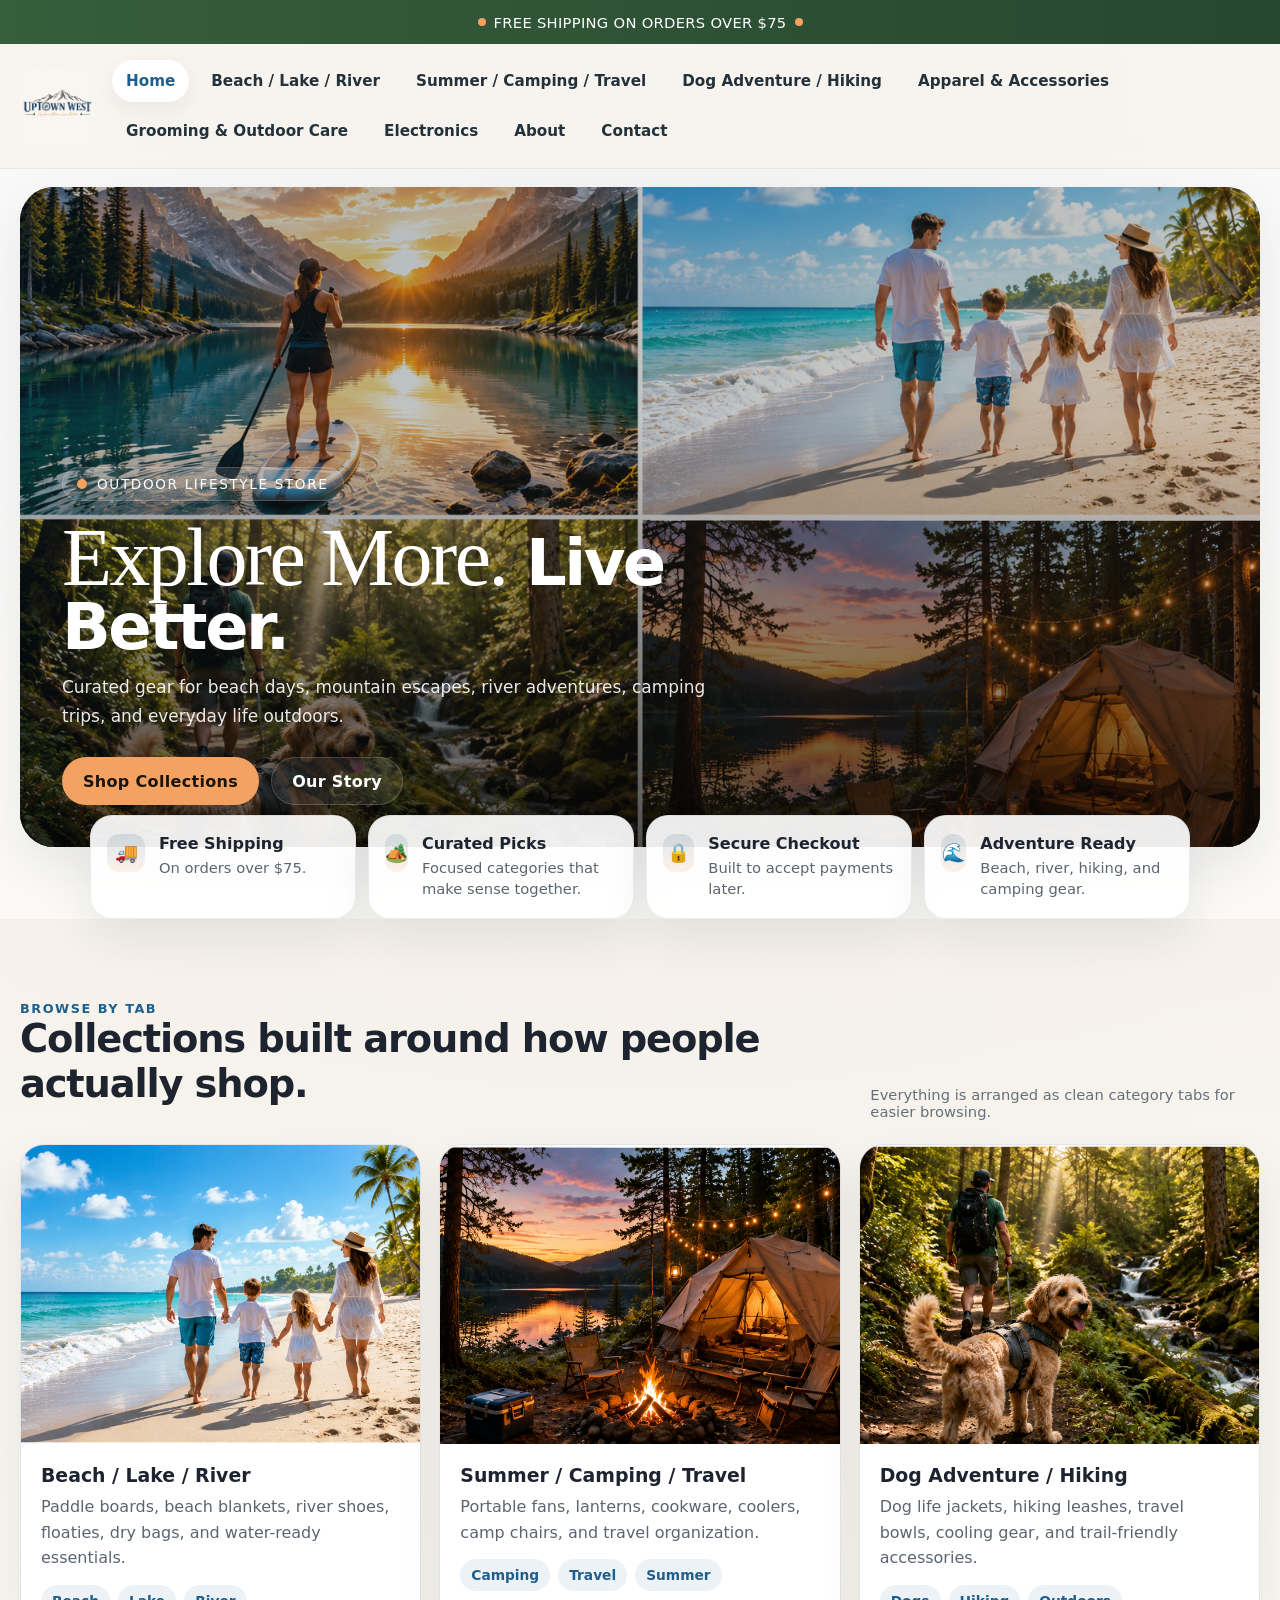
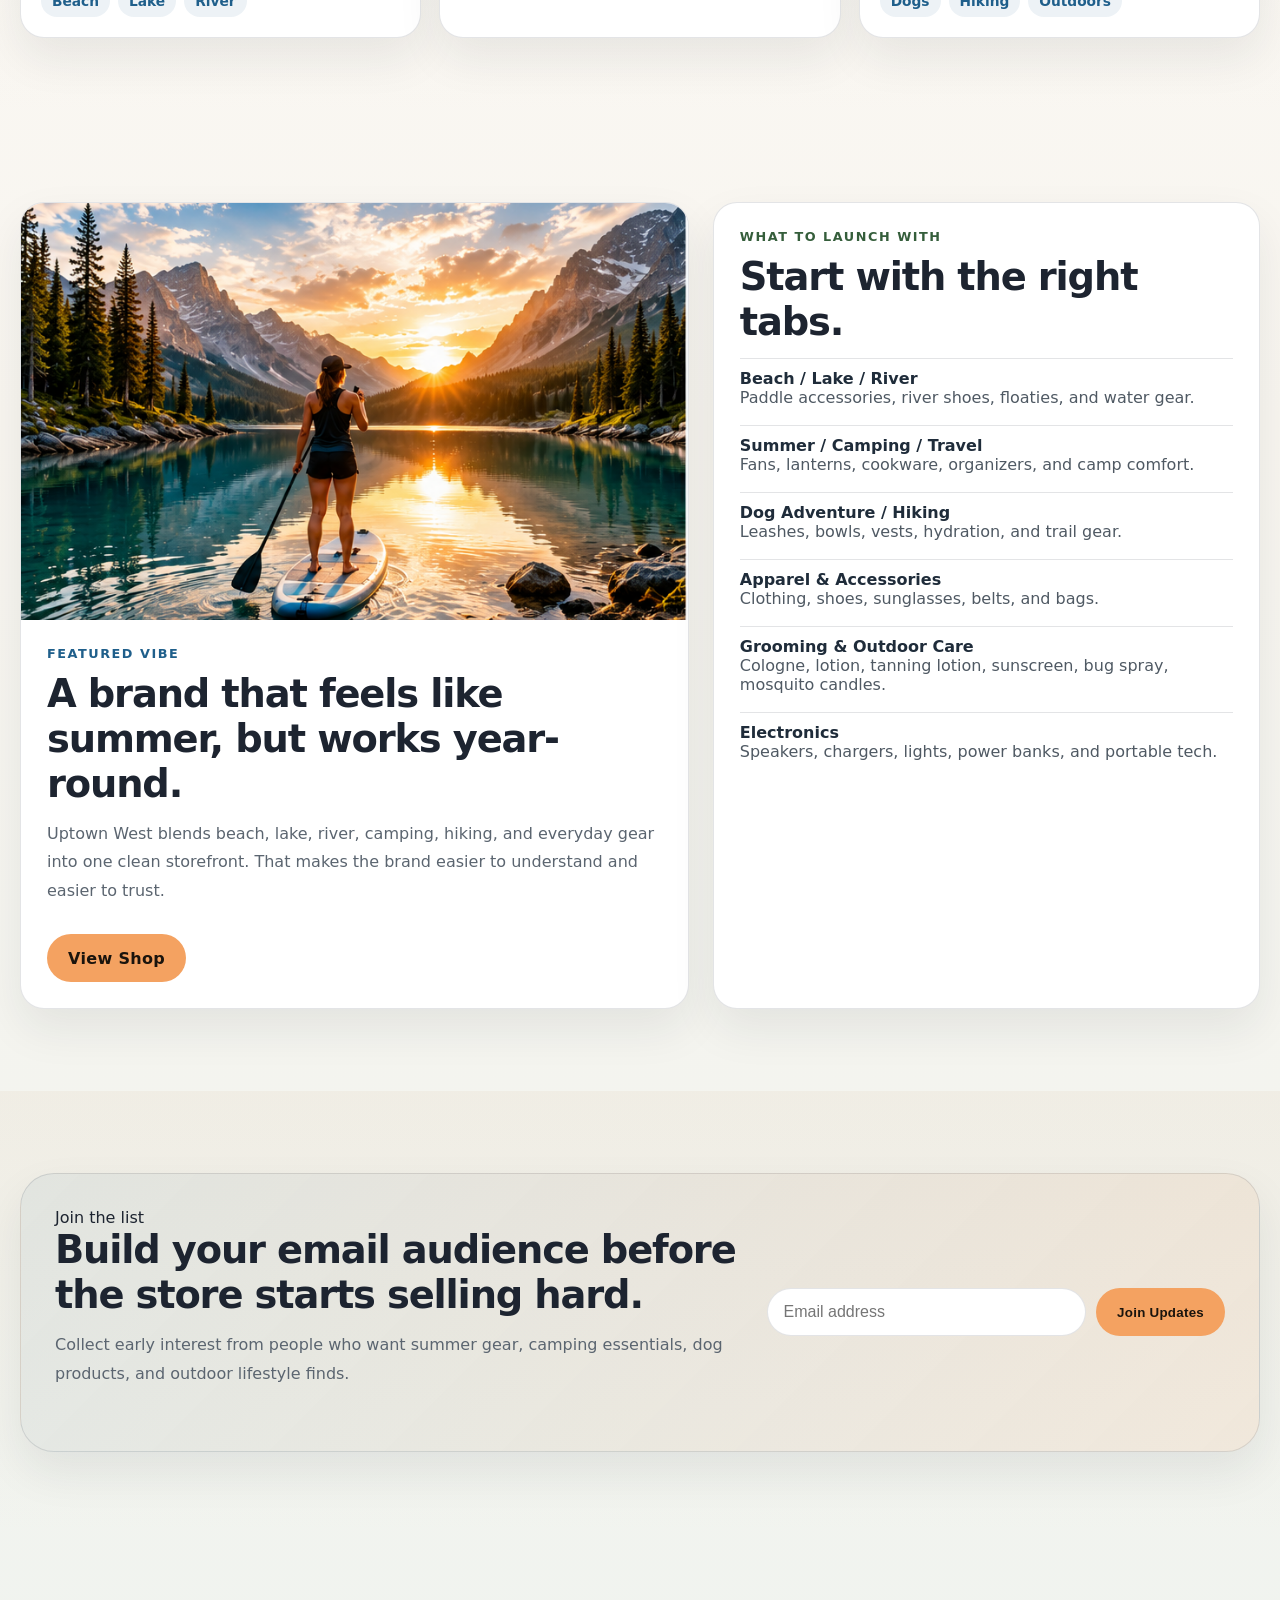
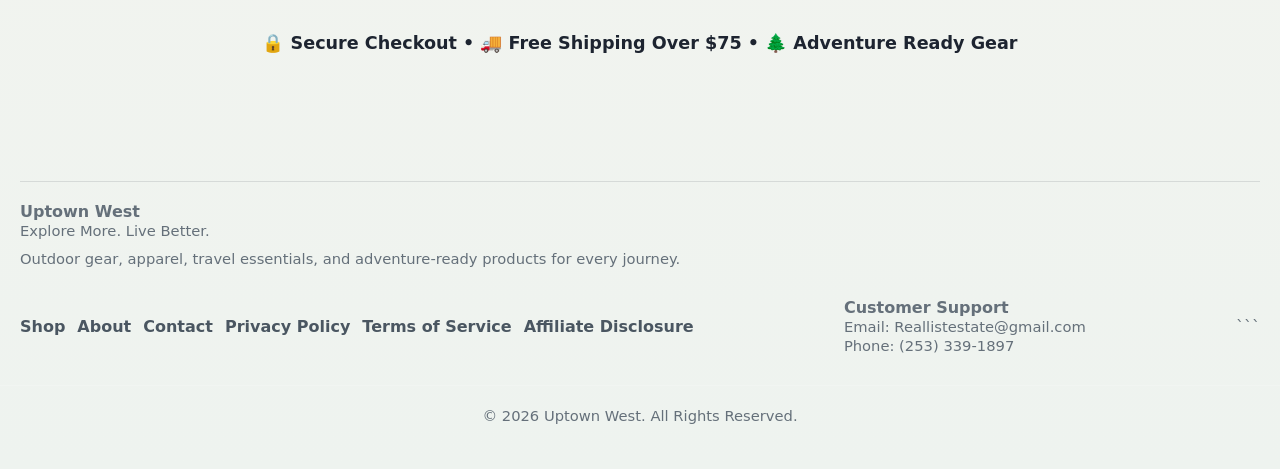
<file: index.html>
<!doctype html>
<html lang="en">
<head>
<script async src="https://pagead2.googlesyndication.com/pagead/js/adsbygoogle.js?client=ca-pub-7623943377431322"
     crossorigin="anonymous"></script>
<!-- Google tag (gtag.js) -->
<script async src="https://www.googletagmanager.com/gtag/js?id=G-BYBJTS4XTX"></script>
<script>
  window.dataLayer = window.dataLayer || [];
  function gtag(){dataLayer.push(arguments);}
  gtag('js', new Date());

  gtag('config', 'G-BYBJTS4XTX');
</script>
  <meta charset="utf-8" />
  <meta name="viewport" content="width=device-width, initial-scale=1" />
  <title>Uptown West | Explore More. Live Better.</title>
  <meta name="description" content="Uptown West — curated gear for beach days, camping trips, dog adventures, river life, apparel, grooming essentials, and electronics." />
  <link rel="stylesheet" href="style.css" />
  <script defer src="script.js"></script>
</head>
<body>
  <div class="announce"><div class="wrap"><span class="dot"></span> FREE SHIPPING ON ORDERS OVER $75 <span class="dot"></span></div></div>

  <header>
    <div class="wrap navbar">
      <a class="brand" href="index.html" aria-label="Uptown West home">
        <img src="assets/logo.png" alt="Uptown West logo" />
      </a>
      <button class="nav-toggle" data-nav-toggle aria-label="Toggle navigation"><span></span></button>
      <nav aria-label="Primary navigation">
        <a class="active" href="index.html">Home</a>
        <a href="shop.html#beach">Beach / Lake / River</a>
        <a href="shop.html#camp">Summer / Camping / Travel</a>
        <a href="shop.html#dog">Dog Adventure / Hiking</a>
        <a href="shop.html#apparel">Apparel & Accessories</a>
        <a href="shop.html#grooming">Grooming & Outdoor Care</a>
        <a href="shop.html#electronics">Electronics</a>
        <a href="about.html">About</a>
        <a href="contact.html">Contact</a>
      </nav>
    </div>
  </header>

  <main>
    <section class="hero">
      <div class="wrap">
        <div class="hero-card">
          <img src="assets/hero-collage.png" alt="Outdoor adventure collage showing paddle boarding, beach day, dog hiking, and camping by the lake" />
          <div class="hero-content">
            <div class="hero-copy">
              <div class="kicker">Outdoor lifestyle store</div>
              <h1><span class="script">Explore More.</span> Live Better.</h1>
              <p>Curated gear for beach days, mountain escapes, river adventures, camping trips, and everyday life outdoors.</p>
              <div class="actions">
                <a class="btn primary" href="shop.html">Shop Collections</a>
                <a class="btn secondary" href="about.html">Our Story</a>
              </div>
            </div>
          </div>
        </div>
      </div>
      <div class="hero-banner">
        <div class="badge-row">
          <div class="badge"><div class="icon">🚚</div><div><strong>Free Shipping</strong><span>On orders over $75.</span></div></div>
          <div class="badge"><div class="icon">🏕️</div><div><strong>Curated Picks</strong><span>Focused categories that make sense together.</span></div></div>
          <div class="badge"><div class="icon">🔒</div><div><strong>Secure Checkout</strong><span>Built to accept payments later.</span></div></div>
          <div class="badge"><div class="icon">🌊</div><div><strong>Adventure Ready</strong><span>Beach, river, hiking, and camping gear.</span></div></div>
        </div>
      </div>
    </section>

    <section class="section section-slab">
      <div class="wrap">
        <div class="section-head">
          <div>
            <div class="mini">Browse by tab</div>
            <h2>Collections built around how people actually shop.</h2>
          </div>
          <div class="small">Everything is arranged as clean category tabs for easier browsing.</div>
        </div>

        <div class="feature-grid">
          <article class="feature">
            <div class="photo"><img src="assets/beach.png" alt="Sunny beach day with family walking on the shore" /></div>
            <div class="body">
              <h3>Beach / Lake / River</h3>
              <p>Paddle boards, beach blankets, river shoes, floaties, dry bags, and water-ready essentials.</p>
              <div class="pills">
                <span class="pill">Beach</span><span class="pill">Lake</span><span class="pill">River</span>
              </div>
            </div>
          </article>

          <article class="feature">
            <div class="photo"><img src="assets/camping.png" alt="Lakeside camping scene with tent and fire" /></div>
            <div class="body">
              <h3>Summer / Camping / Travel</h3>
              <p>Portable fans, lanterns, cookware, coolers, camp chairs, and travel organization.</p>
              <div class="pills">
                <span class="pill">Camping</span><span class="pill">Travel</span><span class="pill">Summer</span>
              </div>
            </div>
          </article>

          <article class="feature">
            <div class="photo"><img src="assets/hiking-dog.png" alt="Dog hiking through a dense forest with sunlight filtering through trees" /></div>
            <div class="body">
              <h3>Dog Adventure / Hiking</h3>
              <p>Dog life jackets, hiking leashes, travel bowls, cooling gear, and trail-friendly accessories.</p>
              <div class="pills">
                <span class="pill">Dogs</span><span class="pill">Hiking</span><span class="pill">Outdoors</span>
              </div>
            </div>
          </article>
        </div>
      </div>
    </section>

    <section class="section">
      <div class="wrap divided">
        <div class="panel">
          <div class="panel-image">
            <img src="assets/paddleboard.png" alt="Paddle boarder on a calm mountain lake at sunrise" />
          </div>
          <div class="panel-body">
            <div class="mini" style="color: var(--navy); font-weight: 800; text-transform: uppercase; letter-spacing: .12em; font-size: .8rem;">Featured vibe</div>
            <h2 style="margin-top:10px">A brand that feels like summer, but works year-round.</h2>
            <p class="lead">Uptown West blends beach, lake, river, camping, hiking, and everyday gear into one clean storefront. That makes the brand easier to understand and easier to trust.</p>
            <a class="btn primary" href="shop.html">View Shop</a>
          </div>
        </div>

        <div class="panel">
          <div class="panel-body">
            <div class="mini" style="color: var(--green); font-weight: 800; text-transform: uppercase; letter-spacing: .12em; font-size: .8rem;">What to launch with</div>
            <h2 style="margin-top:10px">Start with the right tabs.</h2>
            <ul>
              <li><strong>Beach / Lake / River</strong><br/>Paddle accessories, river shoes, floaties, and water gear.</li>
              <li><strong>Summer / Camping / Travel</strong><br/>Fans, lanterns, cookware, organizers, and camp comfort.</li>
              <li><strong>Dog Adventure / Hiking</strong><br/>Leashes, bowls, vests, hydration, and trail gear.</li>
              <li><strong>Apparel & Accessories</strong><br/>Clothing, shoes, sunglasses, belts, and bags.</li>
              <li><strong>Grooming & Outdoor Care</strong><br/>Cologne, lotion, tanning lotion, sunscreen, bug spray, mosquito candles.</li>
              <li><strong>Electronics</strong><br/>Speakers, chargers, lights, power banks, and portable tech.</li>
            </ul>
          </div>
        </div>
      </div>
    </section>

    <section class="section section-slab">
      <div class="wrap">
        <div class="newsletter">
          <div>
            <div class="mini">Join the list</div>
            <h2>Build your email audience before the store starts selling hard.</h2>
            <p class="lead">Collect early interest from people who want summer gear, camping essentials, dog products, and outdoor lifestyle finds.</p>
          </div>
          <form>
            <input type="email" placeholder="Email address" aria-label="Email address" />
            <button class="btn primary" type="button">Join Updates</button>
          </form>
        </div>
      </div>
    </section>
</main>

<section class="section">
  <div class="wrap" style="text-align:center;">
    <p style="font-size:1.1rem; font-weight:600;">
      🔒 Secure Checkout • 🚚 Free Shipping Over $75 • 🌲 Adventure Ready Gear
    </p>
  </div>
</section>

<footer>
  <div class="wrap footer-grid"> 
<div>
  <strong>Uptown West</strong><br/>
  <span class="small">Explore More. Live Better.</span>
  <p class="small" style="margin-top:10px;">
    Outdoor gear, apparel, travel essentials, and adventure-ready products for every journey.
  </p>
</div>

<div class="footer-links">
  <a href="shop.html">Shop</a>
  <a href="about.html">About</a>
  <a href="contact.html">Contact</a>
  <a href="privacy.html">Privacy Policy</a>
  <a href="terms.html">Terms of Service</a>
  <a href="affiliate.html">Affiliate Disclosure</a>
</div>

<div>
  <strong>Customer Support</strong><br/>
  <span class="small">
    Email: Reallistestate@gmail.com<br/>
    Phone: (253) 339-1897
  </span>
</div>
```

  </div>

  <div style="text-align:center; margin-top:30px; padding-top:20px; border-top:1px solid rgba(255,255,255,.15);">
    <span class="small">
      © 2026 Uptown West. All Rights Reserved.
    </span>
  </div>
</footer>
</file>
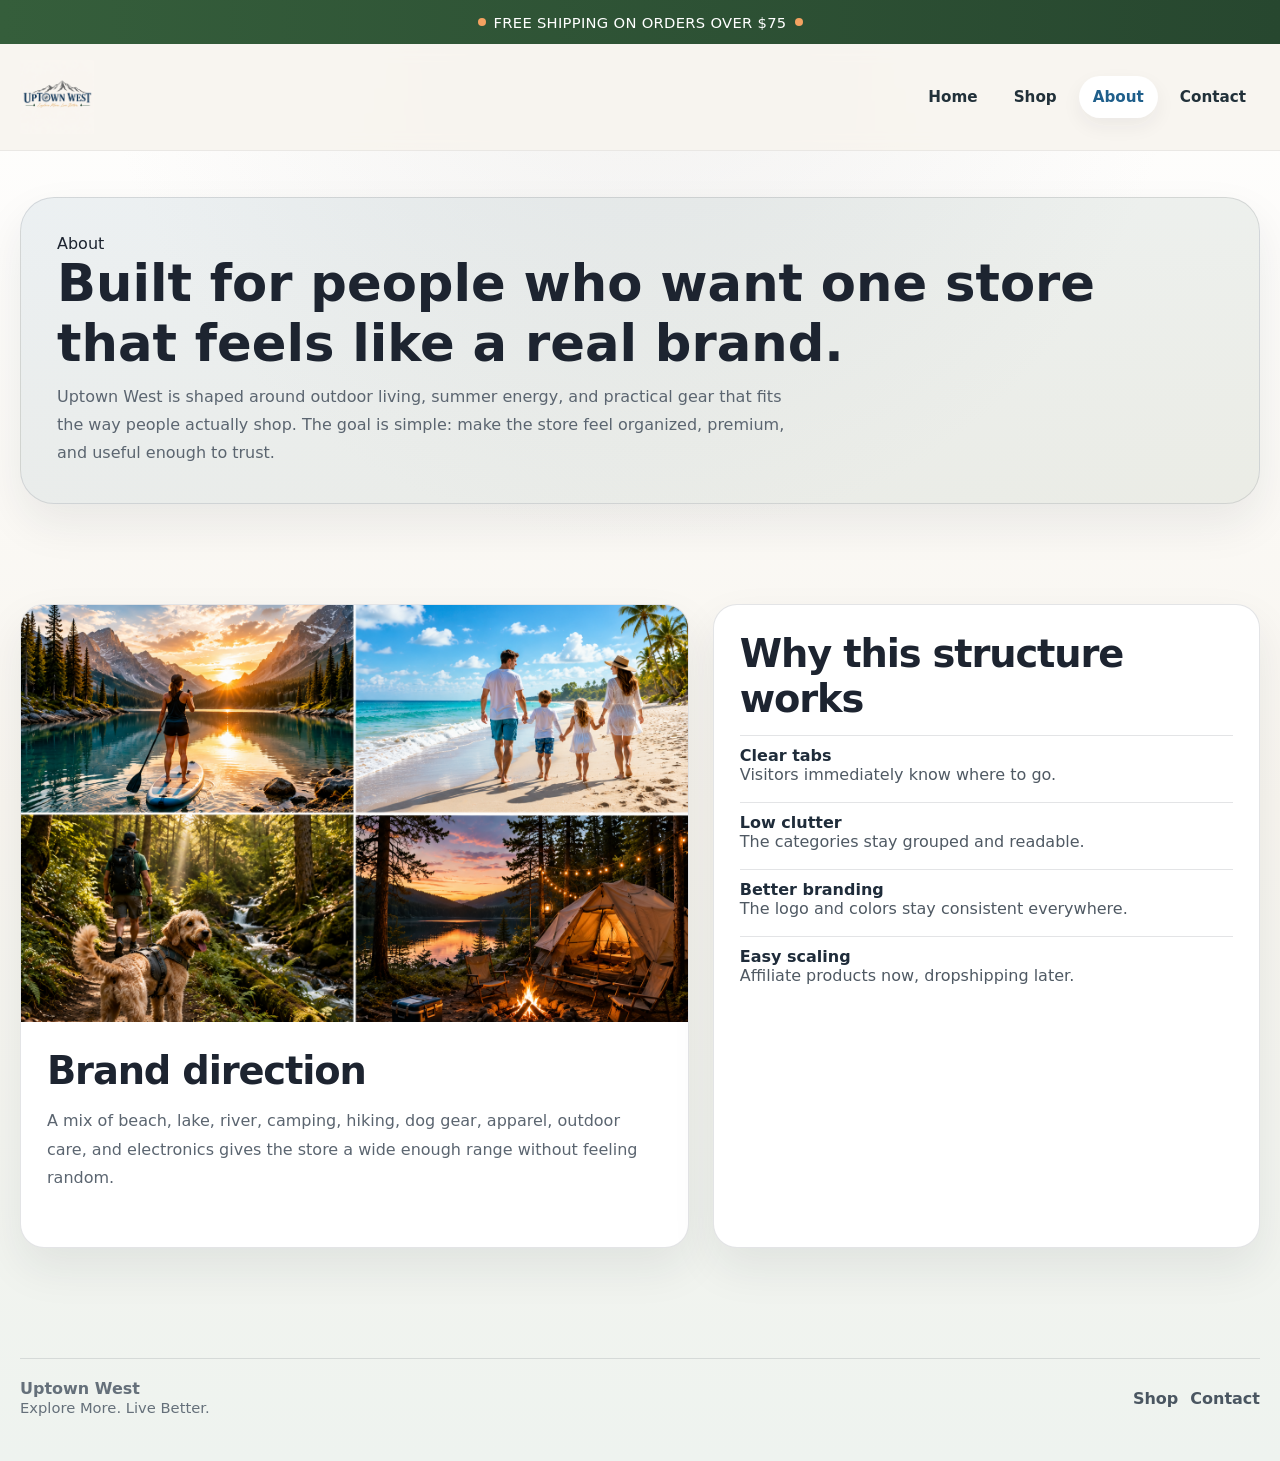
<file: about.html>
<!doctype html>
<html lang="en">
<head>
<script async src="https://pagead2.googlesyndication.com/pagead/js/adsbygoogle.js?client=ca-pub-7623943377431322"
     crossorigin="anonymous"></script>
<!-- Google tag (gtag.js) -->
<script async src="https://www.googletagmanager.com/gtag/js?id=G-BYBJTS4XTX"></script>
<script>
  window.dataLayer = window.dataLayer || [];
  function gtag(){dataLayer.push(arguments);}
  gtag('js', new Date());

  gtag('config', 'G-BYBJTS4XTX');
</script>
  <meta charset="utf-8" />
  <meta name="viewport" content="width=device-width, initial-scale=1" />
  <title>About | Uptown West</title>
  <meta name="description" content="Learn about Uptown West, the outdoor lifestyle brand focused on beach, lake, river, camping, hiking, apparel, grooming, and electronics." />
  <link rel="stylesheet" href="style.css" />
  <script defer src="script.js"></script>
</head>
<body>
  <div class="announce"><div class="wrap"><span class="dot"></span> FREE SHIPPING ON ORDERS OVER $75 <span class="dot"></span></div></div>
  <header>
    <div class="wrap navbar">
      <a class="brand" href="index.html"><img src="assets/logo.png" alt="Uptown West logo" /></a>
      <button class="nav-toggle" data-nav-toggle aria-label="Toggle navigation"><span></span></button>
      <nav aria-label="Primary navigation">
        <a href="index.html">Home</a>
        <a href="shop.html">Shop</a>
        <a class="active" href="about.html">About</a>
        <a href="contact.html">Contact</a>
      </nav>
    </div>
  </header>
  <main>
    <section class="page-hero">
      <div class="wrap">
        <div class="box">
          <div class="mini">About</div>
          <h1>Built for people who want one store that feels like a real brand.</h1>
          <p>Uptown West is shaped around outdoor living, summer energy, and practical gear that fits the way people actually shop. The goal is simple: make the store feel organized, premium, and useful enough to trust.</p>
        </div>
      </div>
    </section>
    <section class="section">
      <div class="wrap divided">
        <div class="panel">
          <div class="panel-image"><img src="assets/hero-collage.png" alt="Outdoor adventure collage" /></div>
          <div class="panel-body">
            <h2>Brand direction</h2>
            <p class="lead">A mix of beach, lake, river, camping, hiking, dog gear, apparel, outdoor care, and electronics gives the store a wide enough range without feeling random.</p>
          </div>
        </div>
        <div class="panel">
          <div class="panel-body">
            <h2>Why this structure works</h2>
            <ul>
              <li><strong>Clear tabs</strong><br/>Visitors immediately know where to go.</li>
              <li><strong>Low clutter</strong><br/>The categories stay grouped and readable.</li>
              <li><strong>Better branding</strong><br/>The logo and colors stay consistent everywhere.</li>
              <li><strong>Easy scaling</strong><br/>Affiliate products now, dropshipping later.</li>
            </ul>
          </div>
        </div>
      </div>
    </section>
  </main>
  <footer>
    <div class="wrap footer-grid">
      <div><strong>Uptown West</strong><br/><span class="small">Explore More. Live Better.</span></div>
      <div class="footer-links"><a href="shop.html">Shop</a><a href="contact.html">Contact</a></div>
    </div>
  </footer>
</body>
</html>
</file>
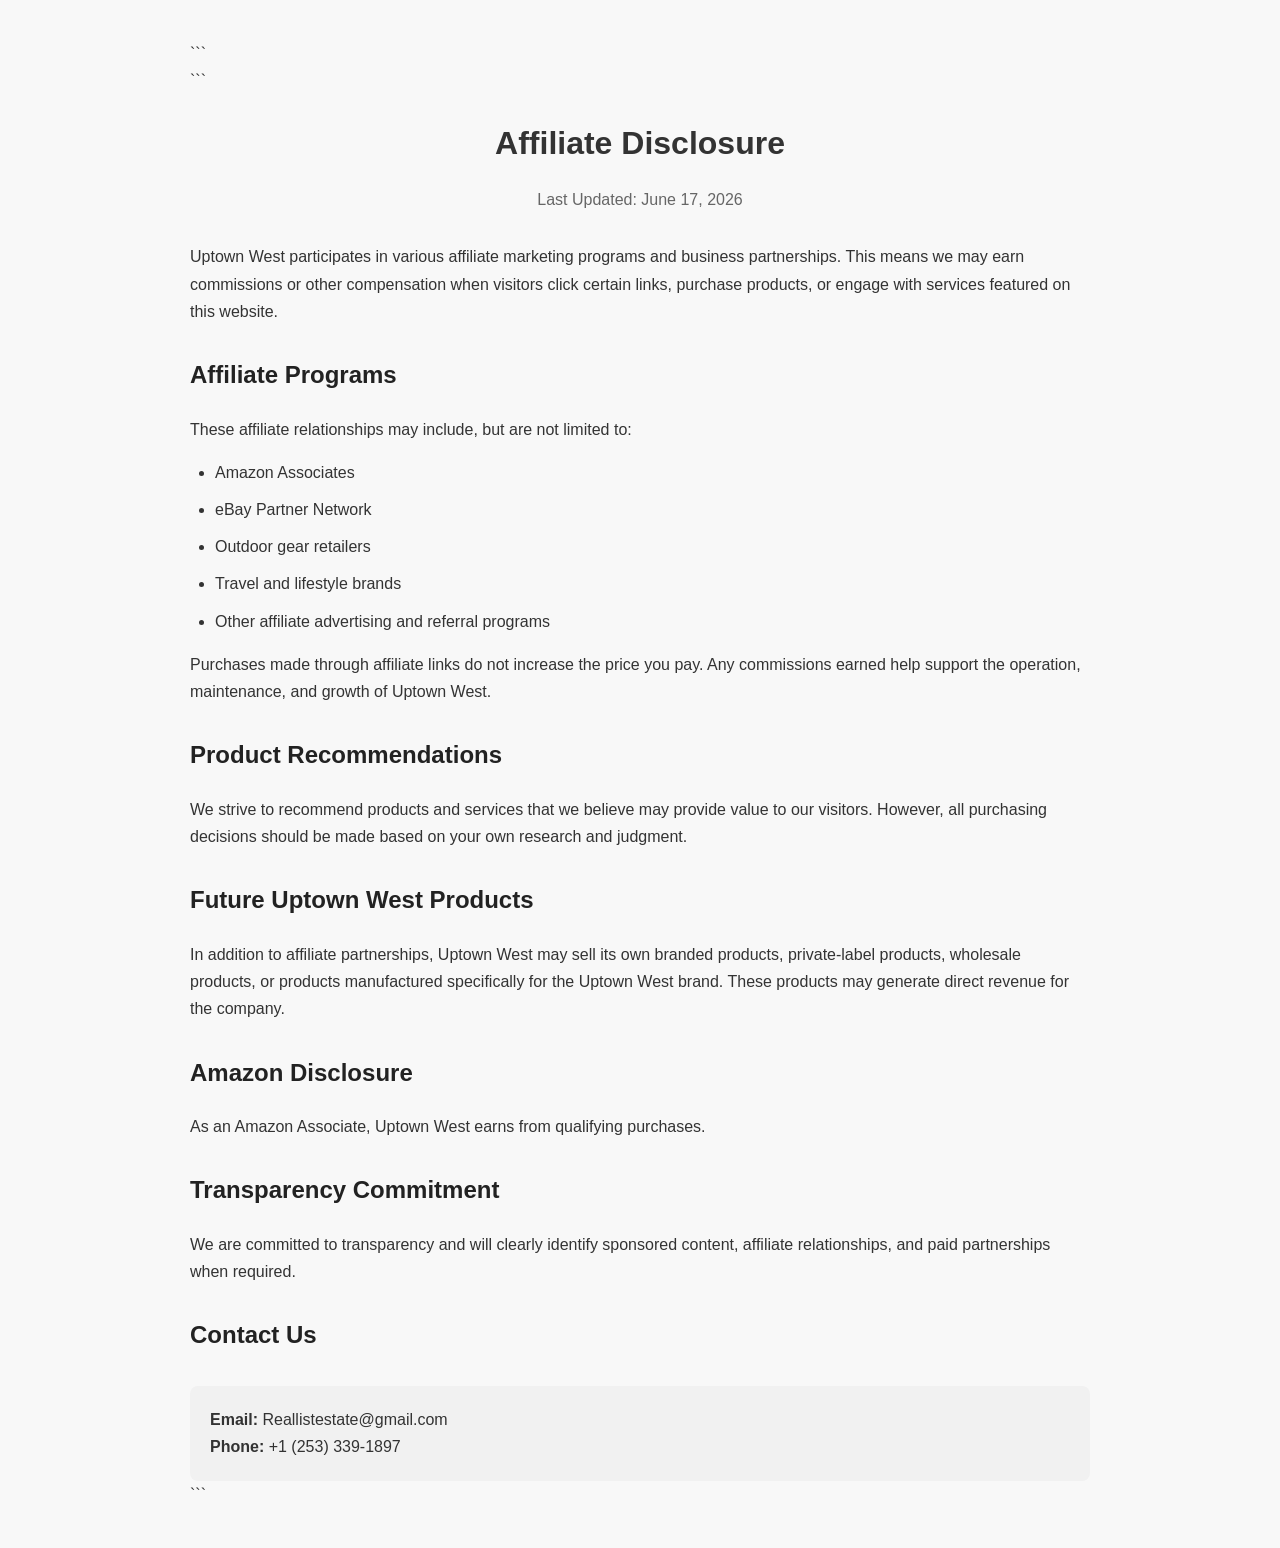
<file: affiliate.html>
<!DOCTYPE html>

<html lang="en">
<head>
<script async src="https://pagead2.googlesyndication.com/pagead/js/adsbygoogle.js?client=ca-pub-7623943377431322"
     crossorigin="anonymous"></script>
<!-- Google tag (gtag.js) -->
<script async src="https://www.googletagmanager.com/gtag/js?id=G-BYBJTS4XTX"></script>
<script>
  window.dataLayer = window.dataLayer || [];
  function gtag(){dataLayer.push(arguments);}
  gtag('js', new Date());

  gtag('config', 'G-BYBJTS4XTX');
</script>
    <meta charset="UTF-8">
    <meta name="viewport" content="width=device-width, initial-scale=1.0">
    <title>Affiliate Disclosure | Uptown West</title>
    <style>
        body {
            font-family: Arial, sans-serif;
            line-height: 1.7;
            max-width: 900px;
            margin: 0 auto;
            padding: 40px 20px;
            color: #333;
            background-color: #f8f8f8;
        }

```
    .container {
        background: white;
        padding: 40px;
        border-radius: 12px;
        box-shadow: 0 2px 10px rgba(0,0,0,0.08);
    }

    h1 {
        text-align: center;
        margin-bottom: 10px;
    }

    .updated {
        text-align: center;
        color: #666;
        margin-bottom: 30px;
    }

    h2 {
        margin-top: 30px;
        color: #222;
    }

    ul {
        padding-left: 25px;
    }

    li {
        margin-bottom: 10px;
    }

    .contact-box {
        margin-top: 30px;
        padding: 20px;
        background: #f1f1f1;
        border-radius: 8px;
    }
</style>
```

</head>
<body>

<div class="container">

```
<h1>Affiliate Disclosure</h1>

<p class="updated">
    Last Updated: June 17, 2026
</p>

<p>
    Uptown West participates in various affiliate marketing programs and business partnerships. This means we may earn commissions or other compensation when visitors click certain links, purchase products, or engage with services featured on this website.
</p>

<h2>Affiliate Programs</h2>

<p>
    These affiliate relationships may include, but are not limited to:
</p>

<ul>
    <li>Amazon Associates</li>
    <li>eBay Partner Network</li>
    <li>Outdoor gear retailers</li>
    <li>Travel and lifestyle brands</li>
    <li>Other affiliate advertising and referral programs</li>
</ul>

<p>
    Purchases made through affiliate links do not increase the price you pay. Any commissions earned help support the operation, maintenance, and growth of Uptown West.
</p>

<h2>Product Recommendations</h2>

<p>
    We strive to recommend products and services that we believe may provide value to our visitors. However, all purchasing decisions should be made based on your own research and judgment.
</p>

<h2>Future Uptown West Products</h2>

<p>
    In addition to affiliate partnerships, Uptown West may sell its own branded products, private-label products, wholesale products, or products manufactured specifically for the Uptown West brand. These products may generate direct revenue for the company.
</p>

<h2>Amazon Disclosure</h2>

<p>
    As an Amazon Associate, Uptown West earns from qualifying purchases.
</p>

<h2>Transparency Commitment</h2>

<p>
    We are committed to transparency and will clearly identify sponsored content, affiliate relationships, and paid partnerships when required.
</p>

<h2>Contact Us</h2>

<div class="contact-box">
    <strong>Email:</strong> Reallistestate@gmail.com<br>
    <strong>Phone:</strong> +1 (253) 339-1897
</div>
```

</div>

</body>
</html>
</file>
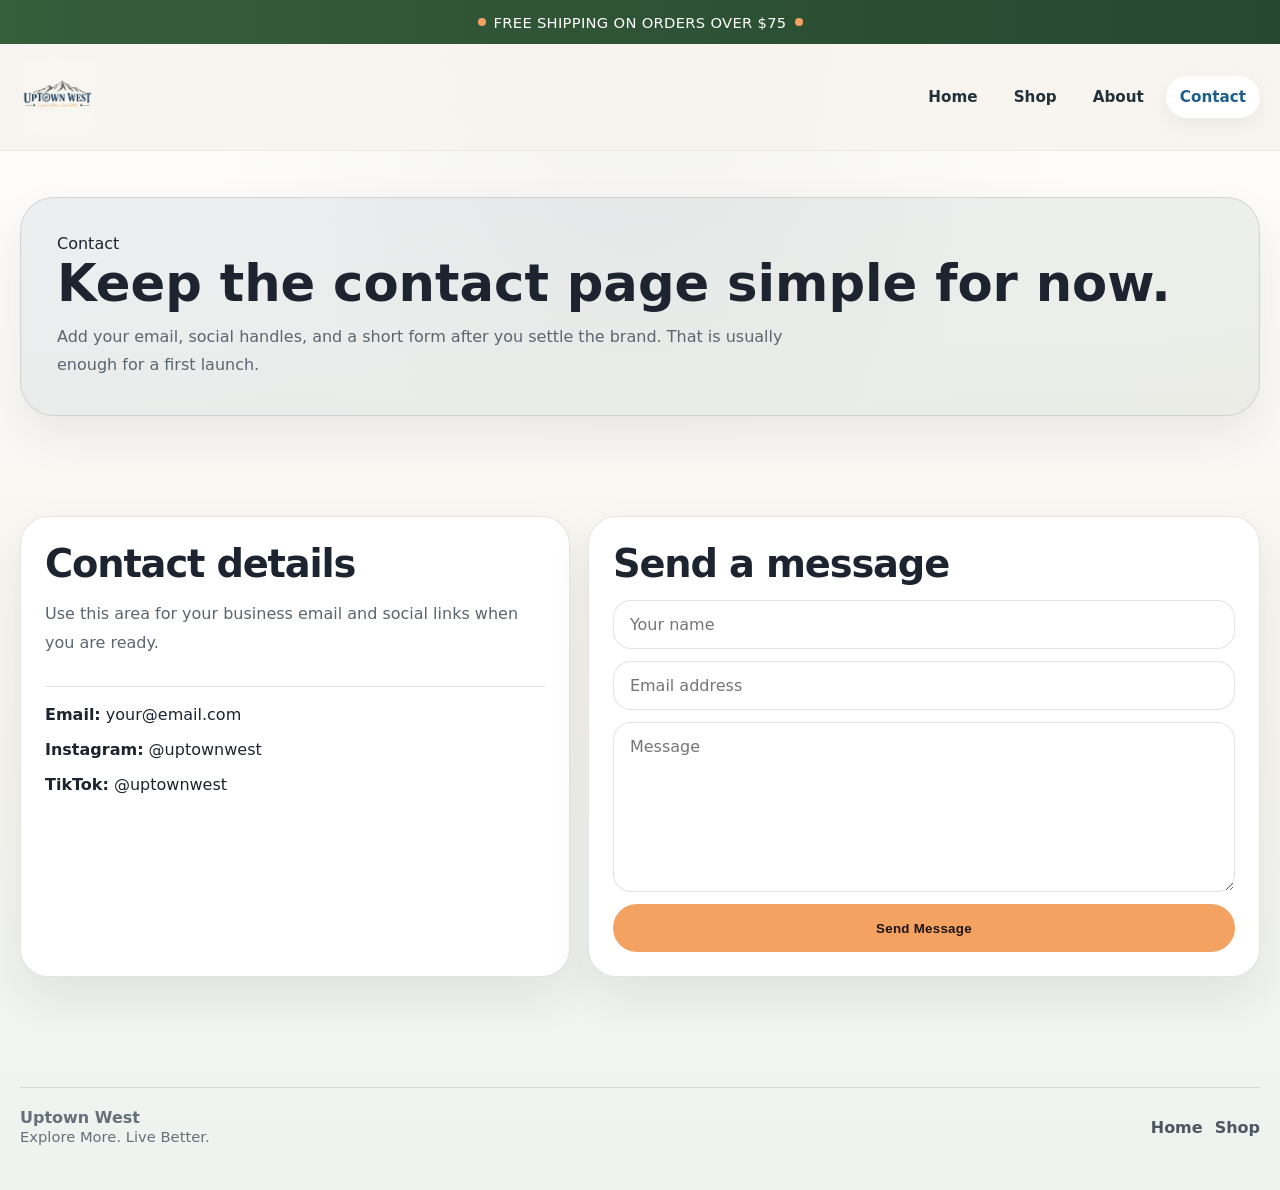
<file: contact.html>
<!doctype html>
<html lang="en">
<head>
<script async src="https://pagead2.googlesyndication.com/pagead/js/adsbygoogle.js?client=ca-pub-7623943377431322"
     crossorigin="anonymous"></script>
<!-- Google tag (gtag.js) -->
<script async src="https://www.googletagmanager.com/gtag/js?id=G-BYBJTS4XTX"></script>
<script>
  window.dataLayer = window.dataLayer || [];
  function gtag(){dataLayer.push(arguments);}
  gtag('js', new Date());

  gtag('config', 'G-BYBJTS4XTX');
</script>
  <meta charset="utf-8" />
  <meta name="viewport" content="width=device-width, initial-scale=1" />
  <title>Contact | Uptown West</title>
  <meta name="description" content="Contact Uptown West." />
  <link rel="stylesheet" href="style.css" />
  <script defer src="script.js"></script>
</head>
<body>
  <div class="announce"><div class="wrap"><span class="dot"></span> FREE SHIPPING ON ORDERS OVER $75 <span class="dot"></span></div></div>
  <header>
    <div class="wrap navbar">
      <a class="brand" href="index.html"><img src="assets/logo.png" alt="Uptown West logo" /></a>
      <button class="nav-toggle" data-nav-toggle aria-label="Toggle navigation"><span></span></button>
      <nav aria-label="Primary navigation">
        <a href="index.html">Home</a>
        <a href="shop.html">Shop</a>
        <a href="about.html">About</a>
        <a class="active" href="contact.html">Contact</a>
      </nav>
    </div>
  </header>
  <main>
    <section class="page-hero">
      <div class="wrap">
        <div class="box">
          <div class="mini">Contact</div>
          <h1>Keep the contact page simple for now.</h1>
          <p>Add your email, social handles, and a short form after you settle the brand. That is usually enough for a first launch.</p>
        </div>
      </div>
    </section>
    <section class="section">
      <div class="wrap contact-grid">
        <div class="contact-card">
          <h2>Contact details</h2>
          <p class="lead">Use this area for your business email and social links when you are ready.</p>
          <div class="hr"></div>
          <p><strong>Email:</strong> your@email.com</p>
          <p><strong>Instagram:</strong> @uptownwest</p>
          <p><strong>TikTok:</strong> @uptownwest</p>
        </div>
        <div class="form-card">
          <h2>Send a message</h2>
          <form>
            <input type="text" placeholder="Your name" />
            <input type="email" placeholder="Email address" />
            <textarea placeholder="Message"></textarea>
            <button class="btn primary" type="button">Send Message</button>
          </form>
        </div>
      </div>
    </section>
  </main>
  <footer>
    <div class="wrap footer-grid">
      <div><strong>Uptown West</strong><br/><span class="small">Explore More. Live Better.</span></div>
      <div class="footer-links"><a href="index.html">Home</a><a href="shop.html">Shop</a></div>
    </div>
  </footer>
</body>
</html>
</file>
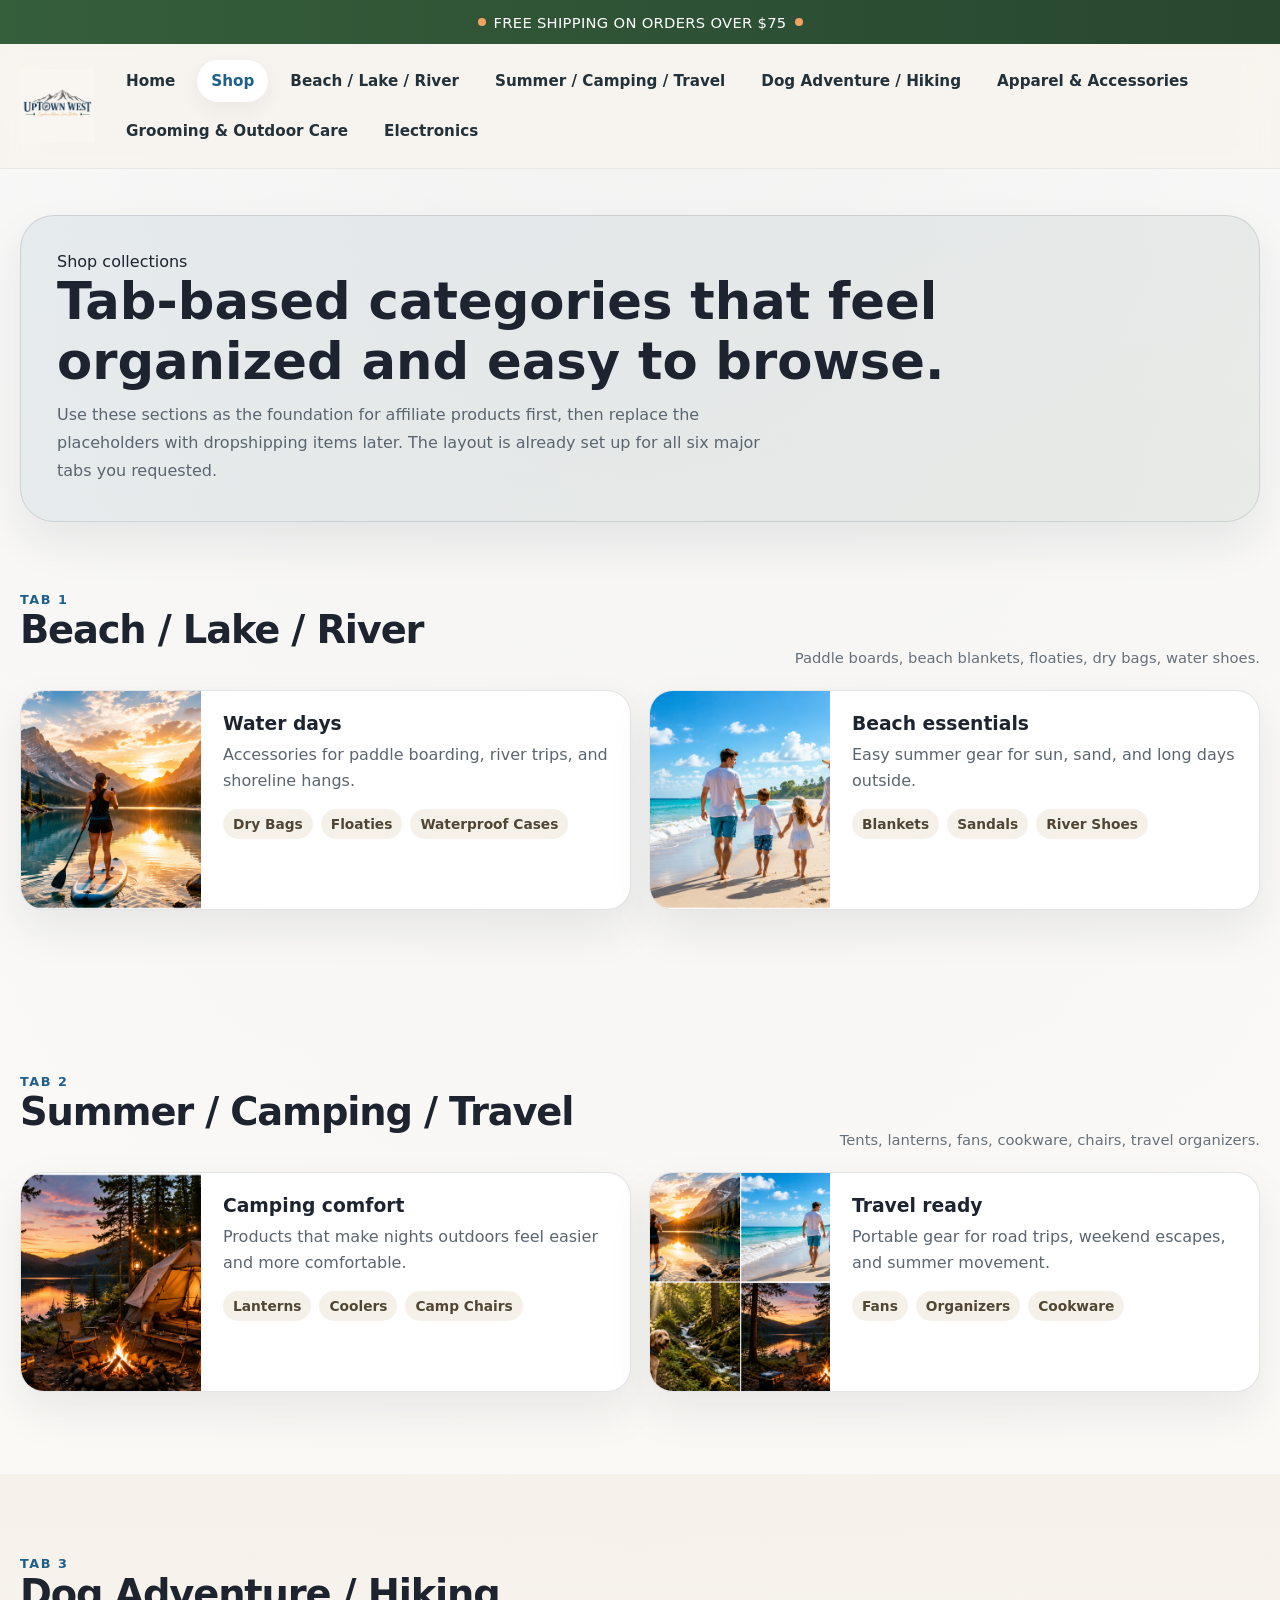
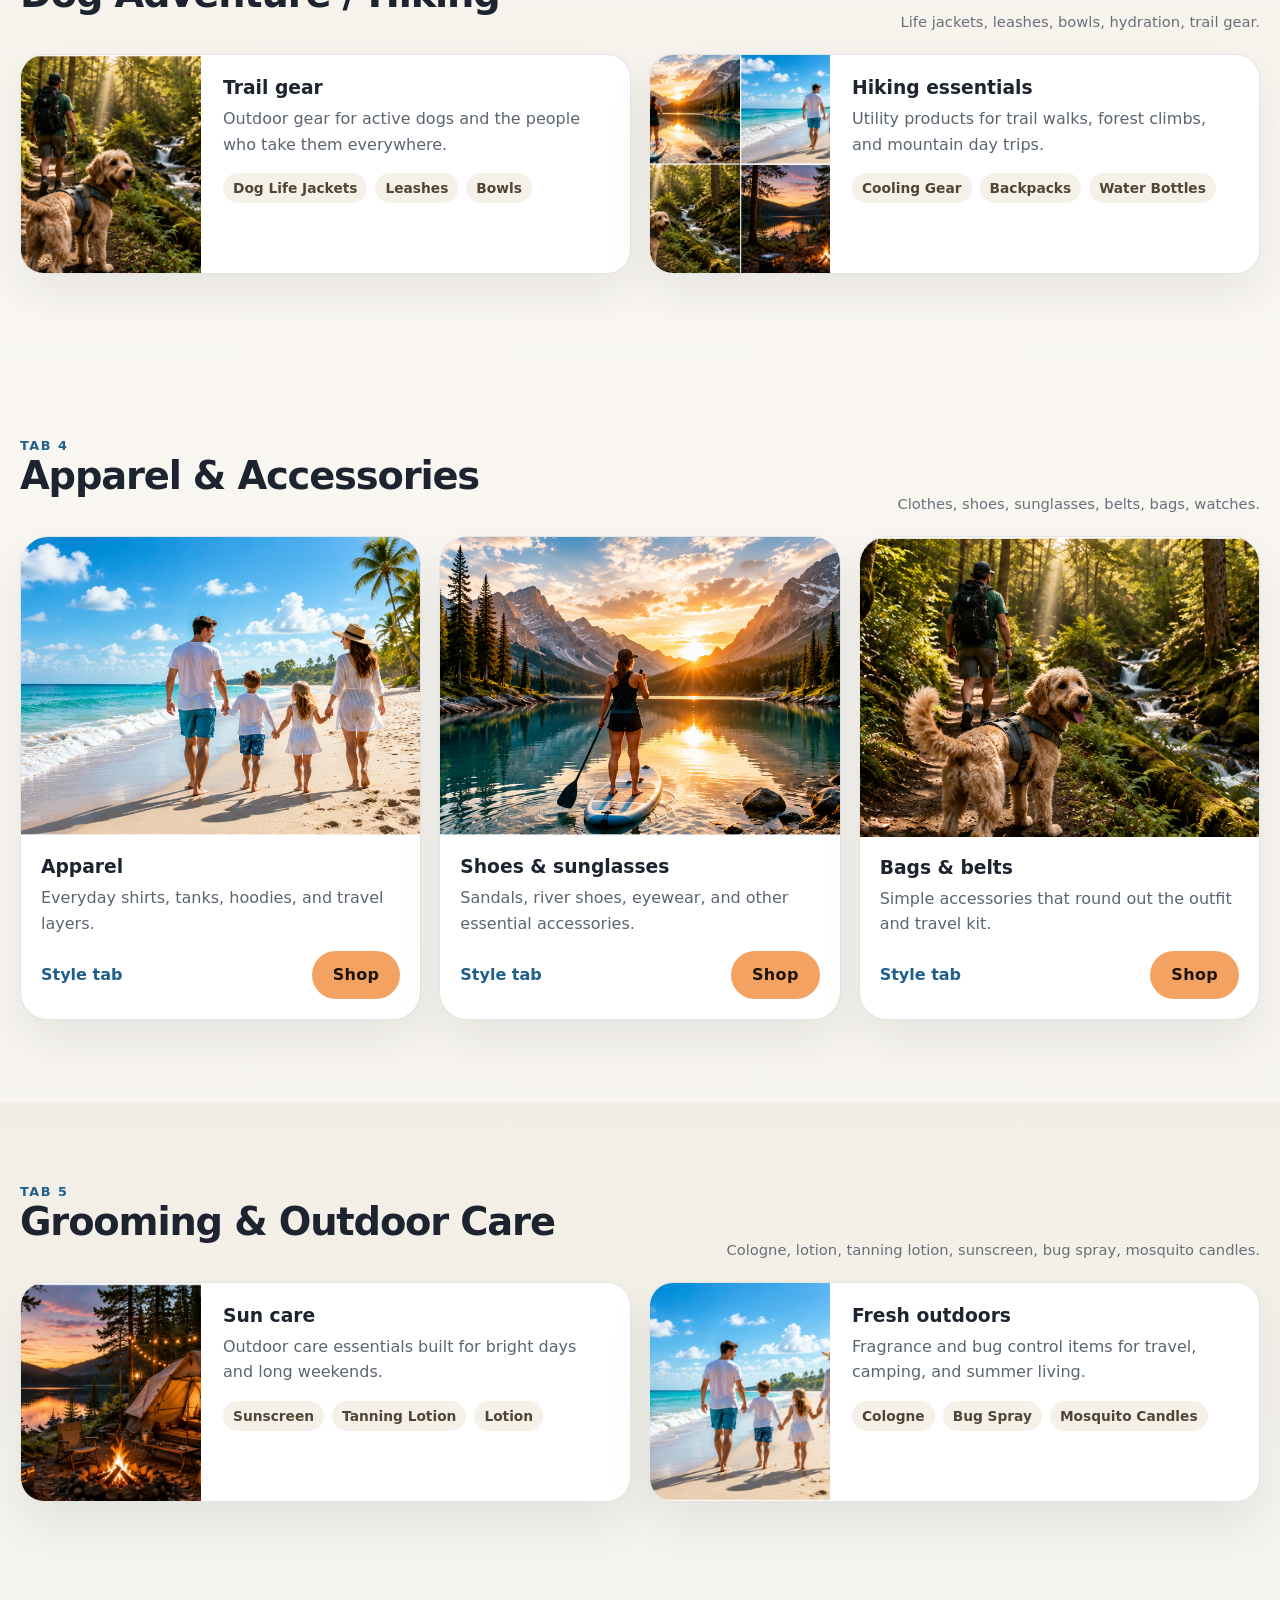
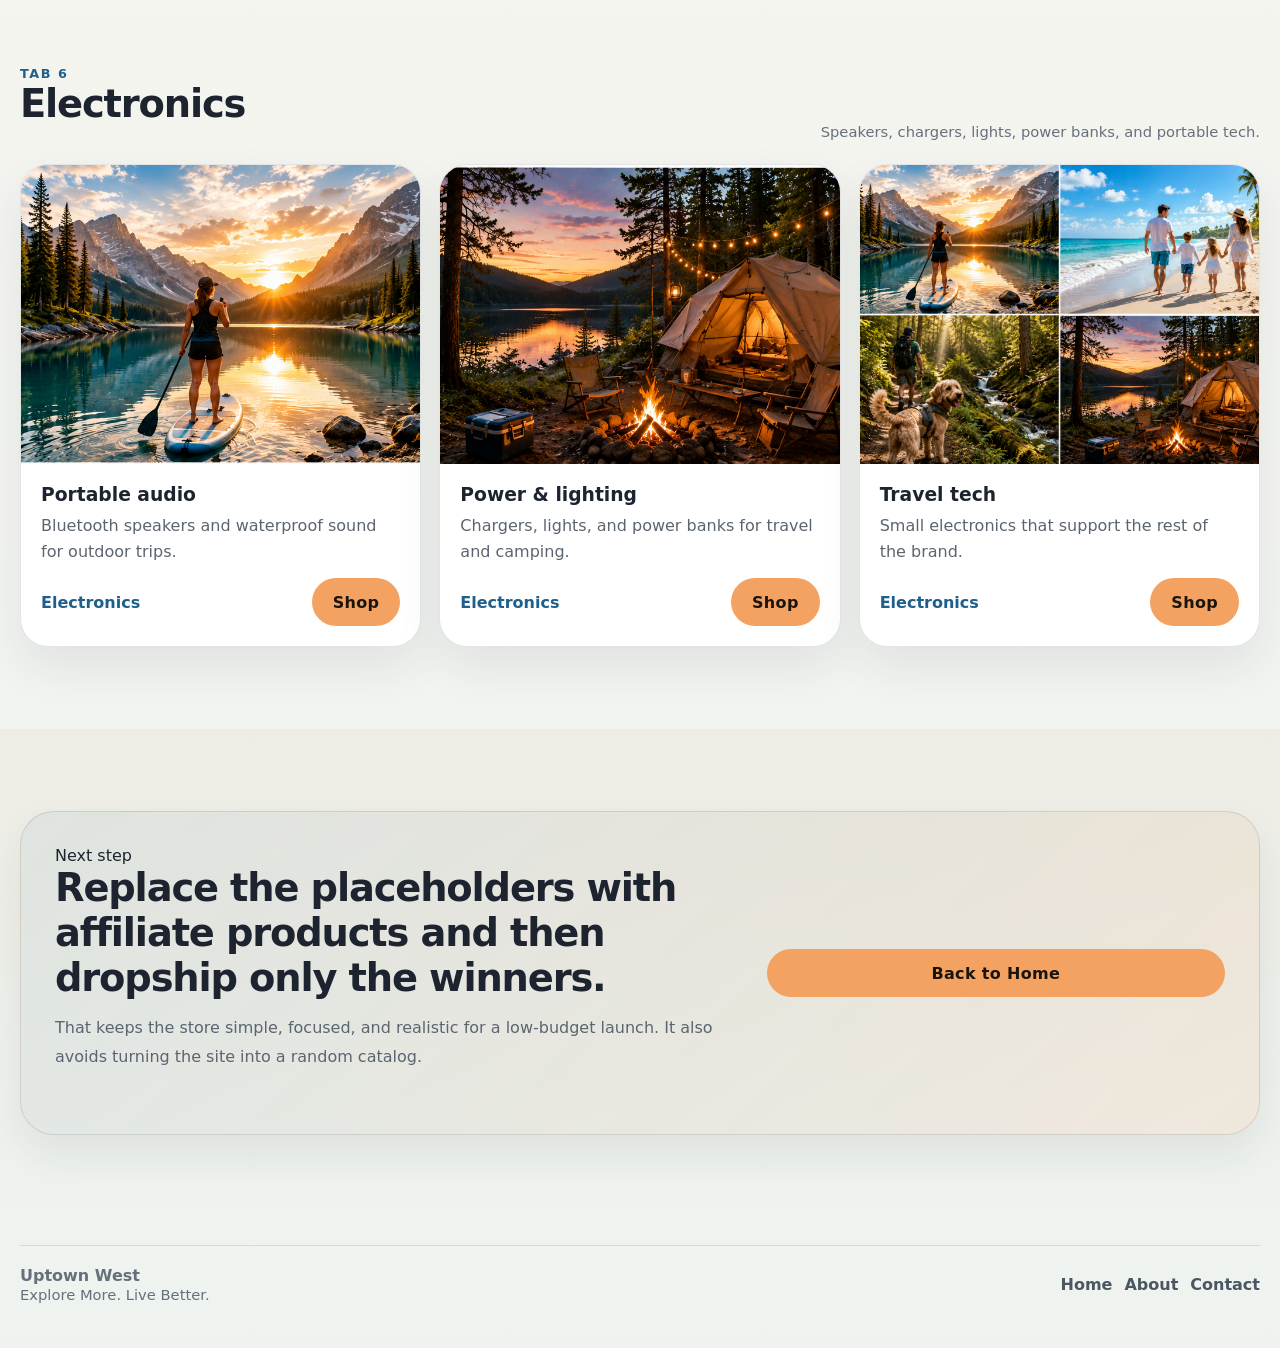
<file: shop.html>
<!doctype html>
<html lang="en">
<head>

<!-- Google tag (gtag.js) -->
<script async src="https://www.googletagmanager.com/gtag/js?id=G-BYBJTS4XTX"></script>
<script>
  window.dataLayer = window.dataLayer || [];
  function gtag(){dataLayer.push(arguments);}
  gtag('js', new Date());

  gtag('config', 'G-BYBJTS4XTX');
</script>
  <meta charset="utf-8" />
  <meta name="viewport" content="width=device-width, initial-scale=1" />
  <title>Shop | Uptown West</title>
  <meta name="description" content="Browse Uptown West collections: beach, lake, river, camping, dog adventure, apparel, grooming, and electronics." />
  <link rel="stylesheet" href="style.css" />
  <script defer src="script.js"></script>
</head>
<body>
  <div class="announce"><div class="wrap"><span class="dot"></span> FREE SHIPPING ON ORDERS OVER $75 <span class="dot"></span></div></div>
  <header>
    <div class="wrap navbar">
      <a class="brand" href="index.html" aria-label="Uptown West home"><img src="assets/logo.png" alt="Uptown West logo" /></a>
      <button class="nav-toggle" data-nav-toggle aria-label="Toggle navigation"><span></span></button>
      <nav aria-label="Primary navigation">
        <a href="index.html">Home</a>
        <a class="active" href="shop.html">Shop</a>
        <a href="#beach">Beach / Lake / River</a>
        <a href="#camp">Summer / Camping / Travel</a>
        <a href="#dog">Dog Adventure / Hiking</a>
        <a href="#apparel">Apparel & Accessories</a>
        <a href="#grooming">Grooming & Outdoor Care</a>
        <a href="#electronics">Electronics</a>
      </nav>
    </div>
  </header>

  <main>
    <section class="page-hero">
      <div class="wrap">
        <div class="box">
          <div class="mini">Shop collections</div>
          <h1>Tab-based categories that feel organized and easy to browse.</h1>
          <p>Use these sections as the foundation for affiliate products first, then replace the placeholders with dropshipping items later. The layout is already set up for all six major tabs you requested.</p>
        </div>
      </div>
    </section>

    <section class="section tight" id="beach">
      <div class="wrap">
        <div class="section-head">
          <div><div class="mini">Tab 1</div><h2>Beach / Lake / River</h2></div>
          <div class="small">Paddle boards, beach blankets, floaties, dry bags, water shoes.</div>
        </div>
        <div class="collection-grid">
          <article class="collection">
            <div class="thumb"><img src="assets/paddleboard.png" alt="Paddle board on a lake" /></div>
            <div class="copy">
              <h3>Water days</h3>
              <p>Accessories for paddle boarding, river trips, and shoreline hangs.</p>
              <div class="taglist"><span class="tag">Dry Bags</span><span class="tag">Floaties</span><span class="tag">Waterproof Cases</span></div>
            </div>
          </article>
          <article class="collection">
            <div class="thumb"><img src="assets/beach.png" alt="Sunny beach walk" /></div>
            <div class="copy">
              <h3>Beach essentials</h3>
              <p>Easy summer gear for sun, sand, and long days outside.</p>
              <div class="taglist"><span class="tag">Blankets</span><span class="tag">Sandals</span><span class="tag">River Shoes</span></div>
            </div>
          </article>
        </div>
      </div>
    </section>

    <section class="section" id="camp">
      <div class="wrap">
        <div class="section-head">
          <div><div class="mini">Tab 2</div><h2>Summer / Camping / Travel</h2></div>
          <div class="small">Tents, lanterns, fans, cookware, chairs, travel organizers.</div>
        </div>
        <div class="collection-grid">
          <article class="collection">
            <div class="thumb"><img src="assets/camping.png" alt="Lakeside camping site" /></div>
            <div class="copy">
              <h3>Camping comfort</h3>
              <p>Products that make nights outdoors feel easier and more comfortable.</p>
              <div class="taglist"><span class="tag">Lanterns</span><span class="tag">Coolers</span><span class="tag">Camp Chairs</span></div>
            </div>
          </article>
          <article class="collection">
            <div class="thumb"><img src="assets/hero-collage.png" alt="Outdoor lifestyle collage" /></div>
            <div class="copy">
              <h3>Travel ready</h3>
              <p>Portable gear for road trips, weekend escapes, and summer movement.</p>
              <div class="taglist"><span class="tag">Fans</span><span class="tag">Organizers</span><span class="tag">Cookware</span></div>
            </div>
          </article>
        </div>
      </div>
    </section>

    <section class="section section-slab" id="dog">
      <div class="wrap">
        <div class="section-head">
          <div><div class="mini">Tab 3</div><h2>Dog Adventure / Hiking</h2></div>
          <div class="small">Life jackets, leashes, bowls, hydration, trail gear.</div>
        </div>
        <div class="collection-grid">
          <article class="collection">
            <div class="thumb"><img src="assets/hiking-dog.png" alt="Dog hiking in dense forest" /></div>
            <div class="copy">
              <h3>Trail gear</h3>
              <p>Outdoor gear for active dogs and the people who take them everywhere.</p>
              <div class="taglist"><span class="tag">Dog Life Jackets</span><span class="tag">Leashes</span><span class="tag">Bowls</span></div>
            </div>
          </article>
          <article class="collection">
            <div class="thumb"><img src="assets/hero-collage.png" alt="Adventure collage" /></div>
            <div class="copy">
              <h3>Hiking essentials</h3>
              <p>Utility products for trail walks, forest climbs, and mountain day trips.</p>
              <div class="taglist"><span class="tag">Cooling Gear</span><span class="tag">Backpacks</span><span class="tag">Water Bottles</span></div>
            </div>
          </article>
        </div>
      </div>
    </section>

    <section class="section" id="apparel">
      <div class="wrap">
        <div class="section-head">
          <div><div class="mini">Tab 4</div><h2>Apparel & Accessories</h2></div>
          <div class="small">Clothes, shoes, sunglasses, belts, bags, watches.</div>
        </div>
        <div class="shop-grid">
          <article class="shop-card">
            <div class="photo"><img src="assets/beach.png" alt="Apparel style image" /></div>
            <div class="body"><h3>Apparel</h3><p>Everyday shirts, tanks, hoodies, and travel layers.</p><div class="price-row"><span>Style tab</span><a class="btn primary" href="#">Shop</a></div></div>
          </article>
          <article class="shop-card">
            <div class="photo"><img src="assets/paddleboard.png" alt="Shoes and waterwear" /></div>
            <div class="body"><h3>Shoes & sunglasses</h3><p>Sandals, river shoes, eyewear, and other essential accessories.</p><div class="price-row"><span>Style tab</span><a class="btn primary" href="#">Shop</a></div></div>
          </article>
          <article class="shop-card">
            <div class="photo"><img src="assets/hiking-dog.png" alt="Bags and accessories" /></div>
            <div class="body"><h3>Bags & belts</h3><p>Simple accessories that round out the outfit and travel kit.</p><div class="price-row"><span>Style tab</span><a class="btn primary" href="#">Shop</a></div></div>
          </article>
        </div>
      </div>
    </section>

    <section class="section section-slab" id="grooming">
      <div class="wrap">
        <div class="section-head">
          <div><div class="mini">Tab 5</div><h2>Grooming & Outdoor Care</h2></div>
          <div class="small">Cologne, lotion, tanning lotion, sunscreen, bug spray, mosquito candles.</div>
        </div>
        <div class="collection-grid">
          <article class="collection">
            <div class="thumb"><img src="assets/camping.png" alt="Outdoor care and camping vibe" /></div>
            <div class="copy">
              <h3>Sun care</h3>
              <p>Outdoor care essentials built for bright days and long weekends.</p>
              <div class="taglist"><span class="tag">Sunscreen</span><span class="tag">Tanning Lotion</span><span class="tag">Lotion</span></div>
            </div>
          </article>
          <article class="collection">
            <div class="thumb"><img src="assets/beach.png" alt="Lifestyle image for grooming products" /></div>
            <div class="copy">
              <h3>Fresh outdoors</h3>
              <p>Fragrance and bug control items for travel, camping, and summer living.</p>
              <div class="taglist"><span class="tag">Cologne</span><span class="tag">Bug Spray</span><span class="tag">Mosquito Candles</span></div>
            </div>
          </article>
        </div>
      </div>
    </section>

    <section class="section" id="electronics">
      <div class="wrap">
        <div class="section-head">
          <div><div class="mini">Tab 6</div><h2>Electronics</h2></div>
          <div class="small">Speakers, chargers, lights, power banks, and portable tech.</div>
        </div>
        <div class="shop-grid">
          <article class="shop-card">
            <div class="photo"><img src="assets/paddleboard.png" alt="Portable electronics concept image" /></div>
            <div class="body"><h3>Portable audio</h3><p>Bluetooth speakers and waterproof sound for outdoor trips.</p><div class="price-row"><span>Electronics</span><a class="btn primary" href="#">Shop</a></div></div>
          </article>
          <article class="shop-card">
            <div class="photo"><img src="assets/camping.png" alt="Camping lights and portable power concept" /></div>
            <div class="body"><h3>Power & lighting</h3><p>Chargers, lights, and power banks for travel and camping.</p><div class="price-row"><span>Electronics</span><a class="btn primary" href="#">Shop</a></div></div>
          </article>
          <article class="shop-card">
            <div class="photo"><img src="assets/hero-collage.png" alt="Outdoor electronics concept collage" /></div>
            <div class="body"><h3>Travel tech</h3><p>Small electronics that support the rest of the brand.</p><div class="price-row"><span>Electronics</span><a class="btn primary" href="#">Shop</a></div></div>
          </article>
        </div>
      </div>
    </section>

    <section class="section section-slab">
      <div class="wrap">
        <div class="newsletter">
          <div>
            <div class="mini">Next step</div>
            <h2>Replace the placeholders with affiliate products and then dropship only the winners.</h2>
            <p class="lead">That keeps the store simple, focused, and realistic for a low-budget launch. It also avoids turning the site into a random catalog.</p>
          </div>
          <a class="btn primary" href="index.html">Back to Home</a>
        </div>
      </div>
    </section>
  </main>

  <footer>
    <div class="wrap footer-grid">
      <div><strong>Uptown West</strong><br/><span class="small">Explore More. Live Better.</span></div>
      <div class="footer-links"><a href="index.html">Home</a><a href="about.html">About</a><a href="contact.html">Contact</a></div>
    </div>
  </footer>
</body>
</html>
</file>
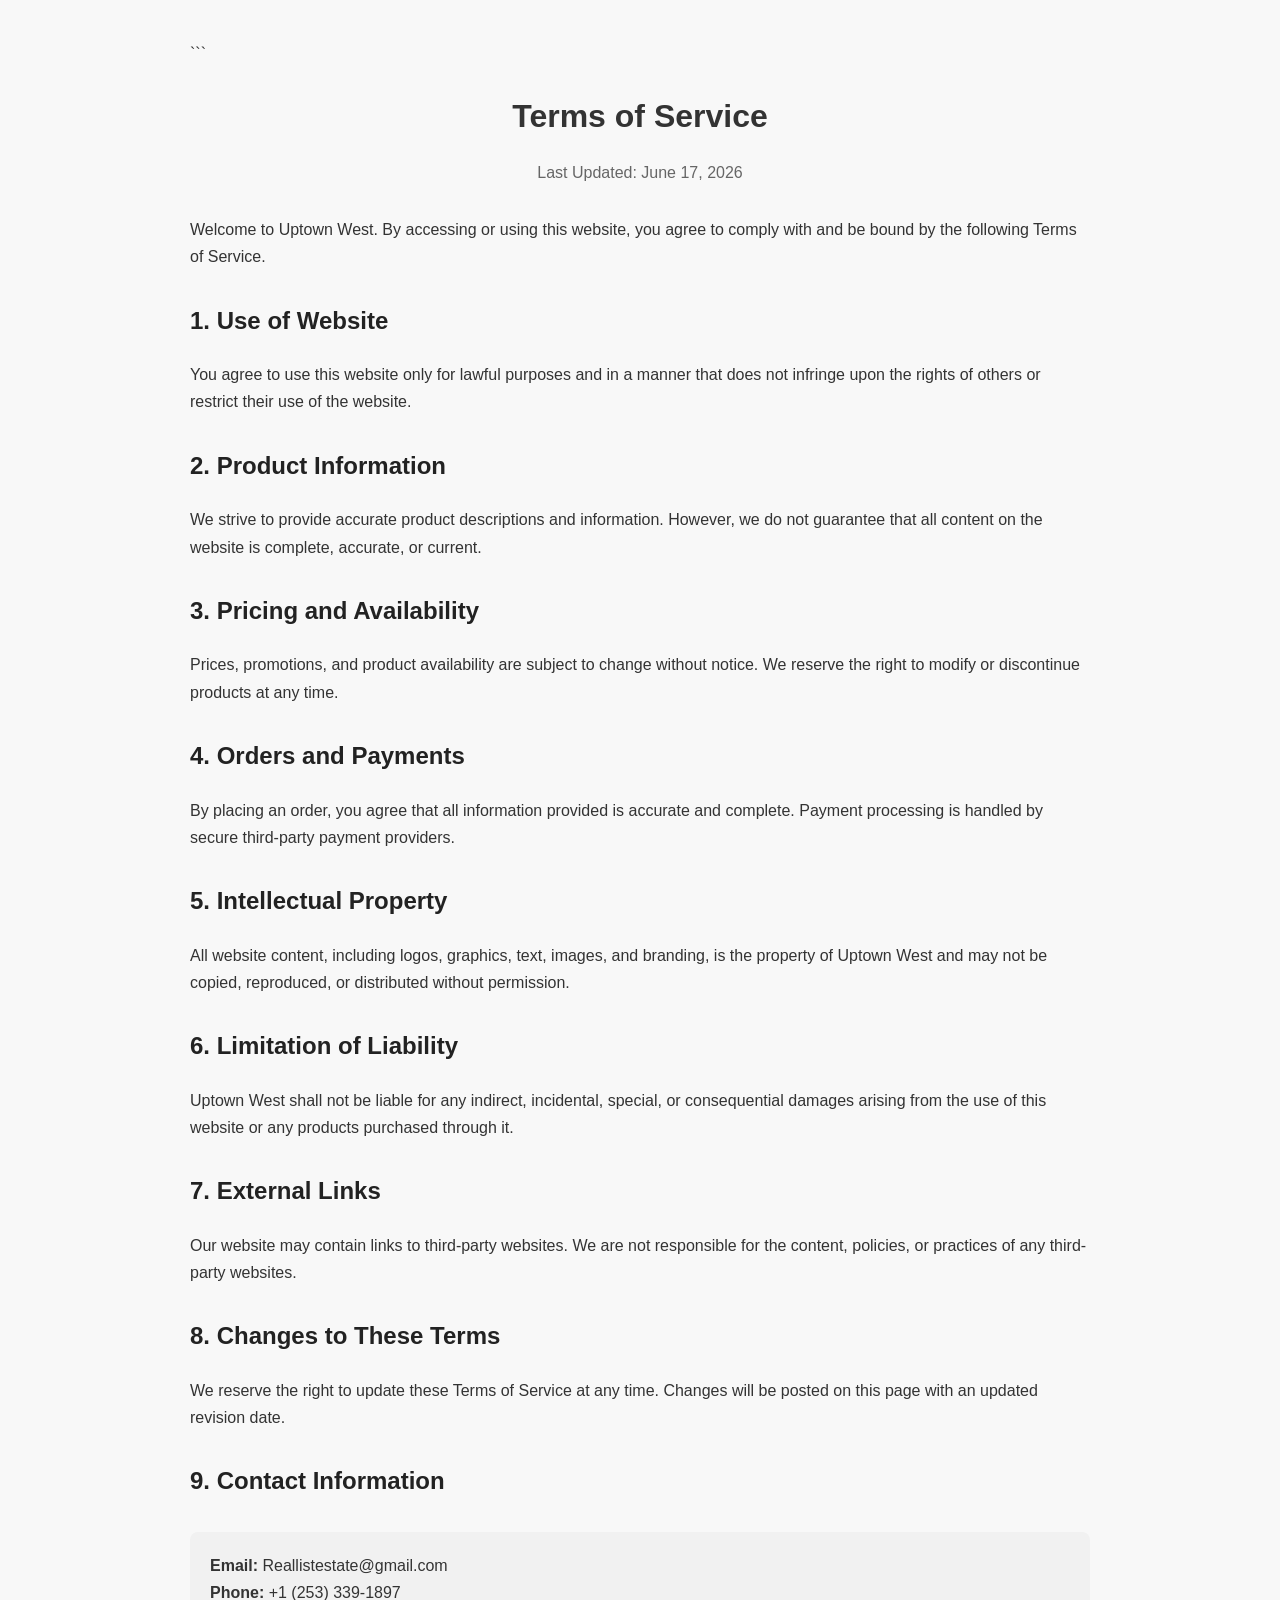
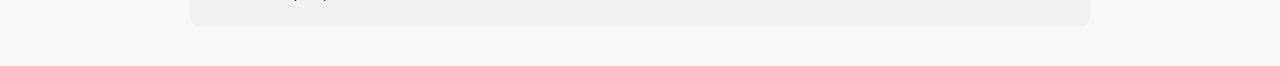
<file: terms.html>
<!DOCTYPE html>

<html lang="en">
<head>
<script async src="https://pagead2.googlesyndication.com/pagead/js/adsbygoogle.js?client=ca-pub-7623943377431322"
     crossorigin="anonymous"></script>
<!-- Google tag (gtag.js) -->
<script async src="https://www.googletagmanager.com/gtag/js?id=G-BYBJTS4XTX"></script>
<script>
  window.dataLayer = window.dataLayer || [];
  function gtag(){dataLayer.push(arguments);}
  gtag('js', new Date());

  gtag('config', 'G-BYBJTS4XTX');
</script>
    <meta charset="UTF-8">
    <meta name="viewport" content="width=device-width, initial-scale=1.0">
    <title>Terms of Service | Uptown West</title>
    <style>
        body {
            font-family: Arial, sans-serif;
            line-height: 1.7;
            max-width: 900px;
            margin: 0 auto;
            padding: 40px 20px;
            color: #333;
            background-color: #f8f8f8;
        }

```
    .container {
        background: white;
        padding: 40px;
        border-radius: 12px;
        box-shadow: 0 2px 10px rgba(0,0,0,0.08);
    }

    h1 {
        text-align: center;
        margin-bottom: 10px;
    }

    .updated {
        text-align: center;
        color: #666;
        margin-bottom: 30px;
    }

    h2 {
        margin-top: 30px;
        color: #222;
    }

    .contact-box {
        margin-top: 30px;
        padding: 20px;
        background: #f1f1f1;
        border-radius: 8px;
    }
</style>
```

</head>
<body>

<div class="container">

<h1>Terms of Service</h1>

<p class="updated">
Last Updated: June 17, 2026
</p>

<p>
Welcome to Uptown West. By accessing or using this website, you agree to comply with and be bound by the following Terms of Service.
</p>

<h2>1. Use of Website</h2>

<p>
You agree to use this website only for lawful purposes and in a manner that does not infringe upon the rights of others or restrict their use of the website.
</p>

<h2>2. Product Information</h2>

<p>
We strive to provide accurate product descriptions and information. However, we do not guarantee that all content on the website is complete, accurate, or current.
</p>

<h2>3. Pricing and Availability</h2>

<p>
Prices, promotions, and product availability are subject to change without notice. We reserve the right to modify or discontinue products at any time.
</p>

<h2>4. Orders and Payments</h2>

<p>
By placing an order, you agree that all information provided is accurate and complete. Payment processing is handled by secure third-party payment providers.
</p>

<h2>5. Intellectual Property</h2>

<p>
All website content, including logos, graphics, text, images, and branding, is the property of Uptown West and may not be copied, reproduced, or distributed without permission.
</p>

<h2>6. Limitation of Liability</h2>

<p>
Uptown West shall not be liable for any indirect, incidental, special, or consequential damages arising from the use of this website or any products purchased through it.
</p>

<h2>7. External Links</h2>

<p>
Our website may contain links to third-party websites. We are not responsible for the content, policies, or practices of any third-party websites.
</p>

<h2>8. Changes to These Terms</h2>

<p>
We reserve the right to update these Terms of Service at any time. Changes will be posted on this page with an updated revision date.
</p>

<h2>9. Contact Information</h2>

<div class="contact-box">
<strong>Email:</strong> Reallistestate@gmail.com<br>
<strong>Phone:</strong> +1 (253) 339-1897
</div>

</div>

</body>
</html>
</file>
<file: style.css>
:root{
  --navy:#1F5F8B;
  --tan:#D8C3A5;
  --green:#355E3B;
  --grey:#D9D9D9;
  --orange:#F4A261;
  --ink:#1d2430;
  --cream:#F7F4EE;
  --card:#ffffff;
  --line:rgba(29,36,48,.12);
  --shadow:0 20px 45px rgba(29,36,48,.08);
  --radius:24px;
}
*{box-sizing:border-box}
html{scroll-behavior:smooth}
body{
  margin:0;
  font-family: Inter, system-ui, -apple-system, BlinkMacSystemFont, "Segoe UI", Arial, sans-serif;
  color:var(--ink);
  background:
    radial-gradient(circle at top, rgba(217,217,217,.32), transparent 34%),
    linear-gradient(180deg, #fff, #f8f5ef 55%, #eef3ef);
}
a{color:inherit;text-decoration:none}
img{max-width:100%;display:block}

.wrap{width:min(1240px, calc(100% - 32px)); margin:0 auto}
.announce{
  background:linear-gradient(90deg, var(--green), #27472f);
  color:#fff;
  font-size:.92rem;
  letter-spacing:.02em;
}
.announce .wrap{
  min-height:44px;
  display:flex;
  align-items:center;
  justify-content:center;
  gap:.5rem;
  padding:8px 0;
  text-align:center;
}
.announce .dot{
  width:8px;height:8px;border-radius:999px;background:var(--orange);
  display:inline-block;
}

header{
  position:sticky;
  top:0;
  z-index:30;
  backdrop-filter:saturate(120%) blur(8px);
  background:rgba(247,244,238,.88);
  border-bottom:1px solid rgba(29,36,48,.06);
}
.navbar{
  display:flex;
  align-items:center;
  gap:18px;
  padding:16px 0;
}
.brand{
  display:flex;
  align-items:center;
  gap:14px;
  min-width:max-content;
}
.brand img{
  height:74px;
  width:auto;
}
.brand .wordmark{
  display:none;
}
.nav-toggle{
  display:none;
  margin-left:auto;
  border:1px solid var(--line);
  background:#fff;
  border-radius:12px;
  height:44px;
  width:44px;
  align-items:center;
  justify-content:center;
  box-shadow:var(--shadow);
  cursor:pointer;
}
.nav-toggle span{
  display:block;width:18px;height:2px;background:var(--ink);position:relative;
}
.nav-toggle span::before,.nav-toggle span::after{
  content:""; position:absolute; left:0; width:18px; height:2px; background:var(--ink);
}
.nav-toggle span::before{top:-6px}
.nav-toggle span::after{top:6px}

nav{
  margin-left:auto;
  display:flex;
  align-items:center;
  gap:8px;
  flex-wrap:wrap;
}
nav a{
  padding:12px 14px;
  border-radius:999px;
  font-weight:600;
  font-size:.95rem;
  color:#22313a;
}
nav a:hover, nav a.active{
  background:#fff;
  box-shadow:0 8px 20px rgba(29,36,48,.06);
  color:var(--navy);
}

.hero{
  padding:18px 0 0;
}
.hero-card{
  position:relative;
  border-radius:34px;
  overflow:hidden;
  min-height:660px;
  box-shadow:var(--shadow);
  background:#111;
}
.hero-card::before{
  content:"";
  position:absolute; inset:0;
  background:
    linear-gradient(180deg, rgba(0,0,0,.18) 0%, rgba(0,0,0,.15) 35%, rgba(0,0,0,.64) 100%),
    linear-gradient(120deg, rgba(31,95,139,.18), rgba(244,162,97,.12));
  z-index:1;
}
.hero-card img{
  width:100%; height:100%;
  object-fit:cover;
  position:absolute;
  inset:0;
}
.hero-content{
  position:relative;
  z-index:2;
  min-height:660px;
  display:flex;
  align-items:flex-end;
  padding:42px;
}
.hero-copy{
  width:min(760px, 100%);
  color:#fff;
}
.kicker{
  display:inline-flex;
  align-items:center;
  gap:10px;
  padding:8px 14px;
  background:rgba(255,255,255,.12);
  border:1px solid rgba(255,255,255,.16);
  border-radius:999px;
  font-size:.85rem;
  letter-spacing:.12em;
  text-transform:uppercase;
  margin-bottom:18px;
}
.kicker::before{
  content:"";
  width:10px;height:10px;border-radius:999px;background:var(--orange);
}
.hero h1{
  margin:0 0 16px;
  font-size:clamp(2.75rem, 5vw, 5.7rem);
  line-height:.95;
  letter-spacing:-.04em;
}
.script{
  font-family:"Brush Script MT","Segoe Script","Snell Roundhand",cursive;
  font-weight:400;
  font-size:1.28em;
}
.hero p{
  margin:0 0 26px;
  max-width:60ch;
  font-size:1.06rem;
  line-height:1.7;
  color:rgba(255,255,255,.9);
}
.actions{
  display:flex;
  gap:12px;
  flex-wrap:wrap;
}
.btn{
  display:inline-flex;
  align-items:center;
  justify-content:center;
  gap:10px;
  min-height:48px;
  padding:0 20px;
  border-radius:999px;
  font-weight:700;
  letter-spacing:.02em;
  border:1px solid transparent;
}
.btn.primary{
  background:var(--orange);
  color:#1a140d;
}
.btn.secondary{
  background:rgba(255,255,255,.08);
  color:#fff;
  border-color:rgba(255,255,255,.18);
}
.btn:hover{transform:translateY(-1px)}
.hero-banner{
  margin-top:-32px;
  position:relative;
  z-index:3;
  display:flex;
  justify-content:center;
}
.badge-row{
  width:min(1100px, calc(100% - 24px));
  display:grid;
  grid-template-columns:repeat(4,1fr);
  gap:12px;
}
.badge{
  background:rgba(255,255,255,.92);
  border:1px solid rgba(29,36,48,.08);
  border-radius:22px;
  padding:18px 16px;
  box-shadow:var(--shadow);
  display:flex;
  gap:14px;
  align-items:flex-start;
}
.badge .icon{
  width:38px;height:38px;
  border-radius:12px;
  background:linear-gradient(180deg, rgba(31,95,139,.14), rgba(244,162,97,.14));
  display:grid;
  place-items:center;
  font-size:1.15rem;
}
.badge strong{display:block; margin-bottom:4px}
.badge span{font-size:.92rem; color:#5b6570; line-height:1.45}

.section{
  padding:82px 0;
}
.section.tight{padding-top:52px}
.section h2{
  font-size:clamp(1.9rem, 3vw, 3rem);
  margin:0 0 14px;
  letter-spacing:-.03em;
}
.section p.lead{
  max-width:70ch;
  margin:0 0 28px;
  line-height:1.8;
  color:#5b6570;
}
.section-head{
  display:flex;
  align-items:end;
  justify-content:space-between;
  gap:24px;
  margin-bottom:24px;
}
.section-head .mini{
  color:var(--navy);
  font-weight:800;
  text-transform:uppercase;
  letter-spacing:.12em;
  font-size:.8rem;
}

.category-nav{
  display:flex;
  gap:10px;
  flex-wrap:wrap;
  padding:12px 0 0;
}
.tab{
  padding:11px 15px;
  border-radius:999px;
  background:#fff;
  border:1px solid var(--line);
  box-shadow:0 8px 20px rgba(29,36,48,.05);
  font-weight:700;
  font-size:.92rem;
  color:#2f3945;
}
.tab:hover{border-color:rgba(31,95,139,.35); color:var(--navy)}

.feature-grid{
  display:grid;
  grid-template-columns:repeat(3,1fr);
  gap:18px;
}
.feature{
  background:var(--card);
  border:1px solid var(--line);
  border-radius:var(--radius);
  overflow:hidden;
  box-shadow:var(--shadow);
}
.feature .photo{
  aspect-ratio: 4 / 3;
  overflow:hidden;
}
.feature .photo img{
  width:100%; height:100%; object-fit:cover;
}
.feature .body{
  padding:20px;
}
.feature h3{
  margin:0 0 8px;
  font-size:1.18rem;
}
.feature p{
  margin:0 0 14px;
  color:#5b6570;
  line-height:1.6;
}
.pills{
  display:flex; flex-wrap:wrap; gap:8px;
}
.pill{
  padding:8px 11px;
  border-radius:999px;
  background:rgba(31,95,139,.08);
  color:var(--navy);
  font-size:.86rem;
  font-weight:700;
}
.section-slab{
  background:linear-gradient(180deg, rgba(217,195,165,.14), rgba(255,255,255,0));
}
.divided{
  display:grid;
  grid-template-columns: 1.1fr .9fr;
  gap:24px;
  align-items:stretch;
}
.panel{
  background:var(--card);
  border:1px solid var(--line);
  border-radius:var(--radius);
  box-shadow:var(--shadow);
  overflow:hidden;
}
.panel .panel-image{
  aspect-ratio: 16 / 10;
  overflow:hidden;
  background:#ddd;
}
.panel .panel-image img{width:100%; height:100%; object-fit:cover}
.panel .panel-body{
  padding:26px;
}
.panel ul{
  margin:14px 0 0;
  padding:0;
  list-style:none;
  display:grid;
  gap:8px;
}
.panel li{
  padding:10px 0;
  border-top:1px solid var(--line);
  color:#4f5963;
}
.panel li strong{color:#1f2c3a}

.collection-grid{
  display:grid;
  grid-template-columns:repeat(2,1fr);
  gap:18px;
}
.collection{
  display:grid;
  grid-template-columns: 180px 1fr;
  gap:0;
  min-height:220px;
  background:#fff;
  border:1px solid var(--line);
  border-radius:var(--radius);
  overflow:hidden;
  box-shadow:var(--shadow);
}
.collection .thumb{
  background:#ddd;
}
.collection .thumb img{
  width:100%; height:100%; object-fit:cover;
}
.collection .copy{
  padding:22px;
}
.collection h3{margin:0 0 8px}
.collection p{margin:0; color:#5b6570; line-height:1.6}
.collection .taglist{
  display:flex; flex-wrap:wrap; gap:8px; margin-top:16px
}
.collection .tag{
  padding:7px 10px;
  border-radius:999px;
  background:#f6f1e8;
  color:#514636;
  font-size:.86rem;
  font-weight:700;
}

.newsletter{
  background:linear-gradient(135deg, rgba(31,95,139,.07), rgba(244,162,97,.12));
  border:1px solid var(--line);
  border-radius:34px;
  box-shadow:var(--shadow);
  padding:34px;
  display:grid;
  grid-template-columns:1.2fr .8fr;
  gap:24px;
  align-items:center;
}
.newsletter form{
  display:flex;
  gap:10px;
  flex-wrap:wrap;
}
.newsletter input{
  flex:1 1 260px;
  min-height:48px;
  border-radius:999px;
  border:1px solid var(--line);
  padding:0 16px;
  font-size:1rem;
}

footer{
  padding:28px 0 44px;
  color:#65707a;
}
.footer-grid{
  display:flex;
  align-items:center;
  justify-content:space-between;
  gap:16px;
  flex-wrap:wrap;
  border-top:1px solid var(--line);
  padding-top:20px;
}
.footer-links{display:flex; gap:12px; flex-wrap:wrap}
.footer-links a{color:#4a5661; font-weight:700}

.page-hero{
  padding:46px 0 18px;
}
.page-hero .box{
  background:linear-gradient(135deg, rgba(31,95,139,.08), rgba(53,94,59,.08));
  border:1px solid var(--line);
  border-radius:34px;
  padding:36px;
  box-shadow:var(--shadow);
}
.page-hero h1{margin:0 0 10px; font-size:clamp(2.2rem, 4vw, 4rem)}
.page-hero p{margin:0; line-height:1.75; color:#5b6570; max-width:72ch}

.shop-grid{
  display:grid;
  grid-template-columns: repeat(3, minmax(0,1fr));
  gap:18px;
}
.shop-card{
  background:#fff;
  border:1px solid var(--line);
  border-radius:28px;
  overflow:hidden;
  box-shadow:var(--shadow);
}
.shop-card .photo{aspect-ratio: 4 / 3; overflow:hidden}
.shop-card img{width:100%; height:100%; object-fit:cover}
.shop-card .body{padding:20px}
.shop-card h3{margin:0 0 8px}
.shop-card p{margin:0 0 14px; color:#5b6570; line-height:1.6}
.price-row{
  display:flex; justify-content:space-between; gap:10px; align-items:center;
  color:var(--navy); font-weight:800
}

.contact-grid{
  display:grid;
  grid-template-columns: .9fr 1.1fr;
  gap:18px;
}
.contact-card, .form-card{
  background:#fff;
  border:1px solid var(--line);
  border-radius:28px;
  box-shadow:var(--shadow);
  padding:24px;
}
.form-card form{
  display:grid;
  gap:12px;
}
.form-card input,.form-card textarea{
  width:100%;
  border:1px solid var(--line);
  border-radius:18px;
  padding:14px 16px;
  font:inherit;
  background:#fff;
}
.form-card textarea{min-height:170px; resize:vertical}

.small{font-size:.92rem;color:#65707a}
.hr{
  height:1px;
  background:var(--line);
  margin:18px 0;
}

@media (max-width: 1024px){
  .feature-grid,.shop-grid{grid-template-columns:repeat(2,1fr)}
  .collection-grid,.divided,.newsletter,.contact-grid{grid-template-columns:1fr}
}
@media (max-width: 860px){
  .nav-toggle{display:inline-flex}
  nav{
    position:fixed;
    inset:128px 16px auto 16px;
    background:rgba(247,244,238,.98);
    border:1px solid var(--line);
    box-shadow:var(--shadow);
    border-radius:24px;
    padding:12px;
    display:none;
    flex-direction:column;
    align-items:stretch;
  }
  nav.open{display:flex}
  nav a{padding:14px 16px}
  .navbar{gap:12px}
  .hero-content{padding:28px}
  .badge-row{grid-template-columns:1fr 1fr}
  .feature-grid,.shop-grid{grid-template-columns:1fr}
  .hero-card,.hero-content{min-height:640px}
}
@media (max-width: 560px){
  .brand img{height:64px}
  .hero-card,.hero-content{min-height:700px}
  .badge-row{grid-template-columns:1fr}
  .newsletter,.page-hero .box{padding:22px}
  .section{padding:64px 0}
  .collection{grid-template-columns:1fr}
}
</file>
